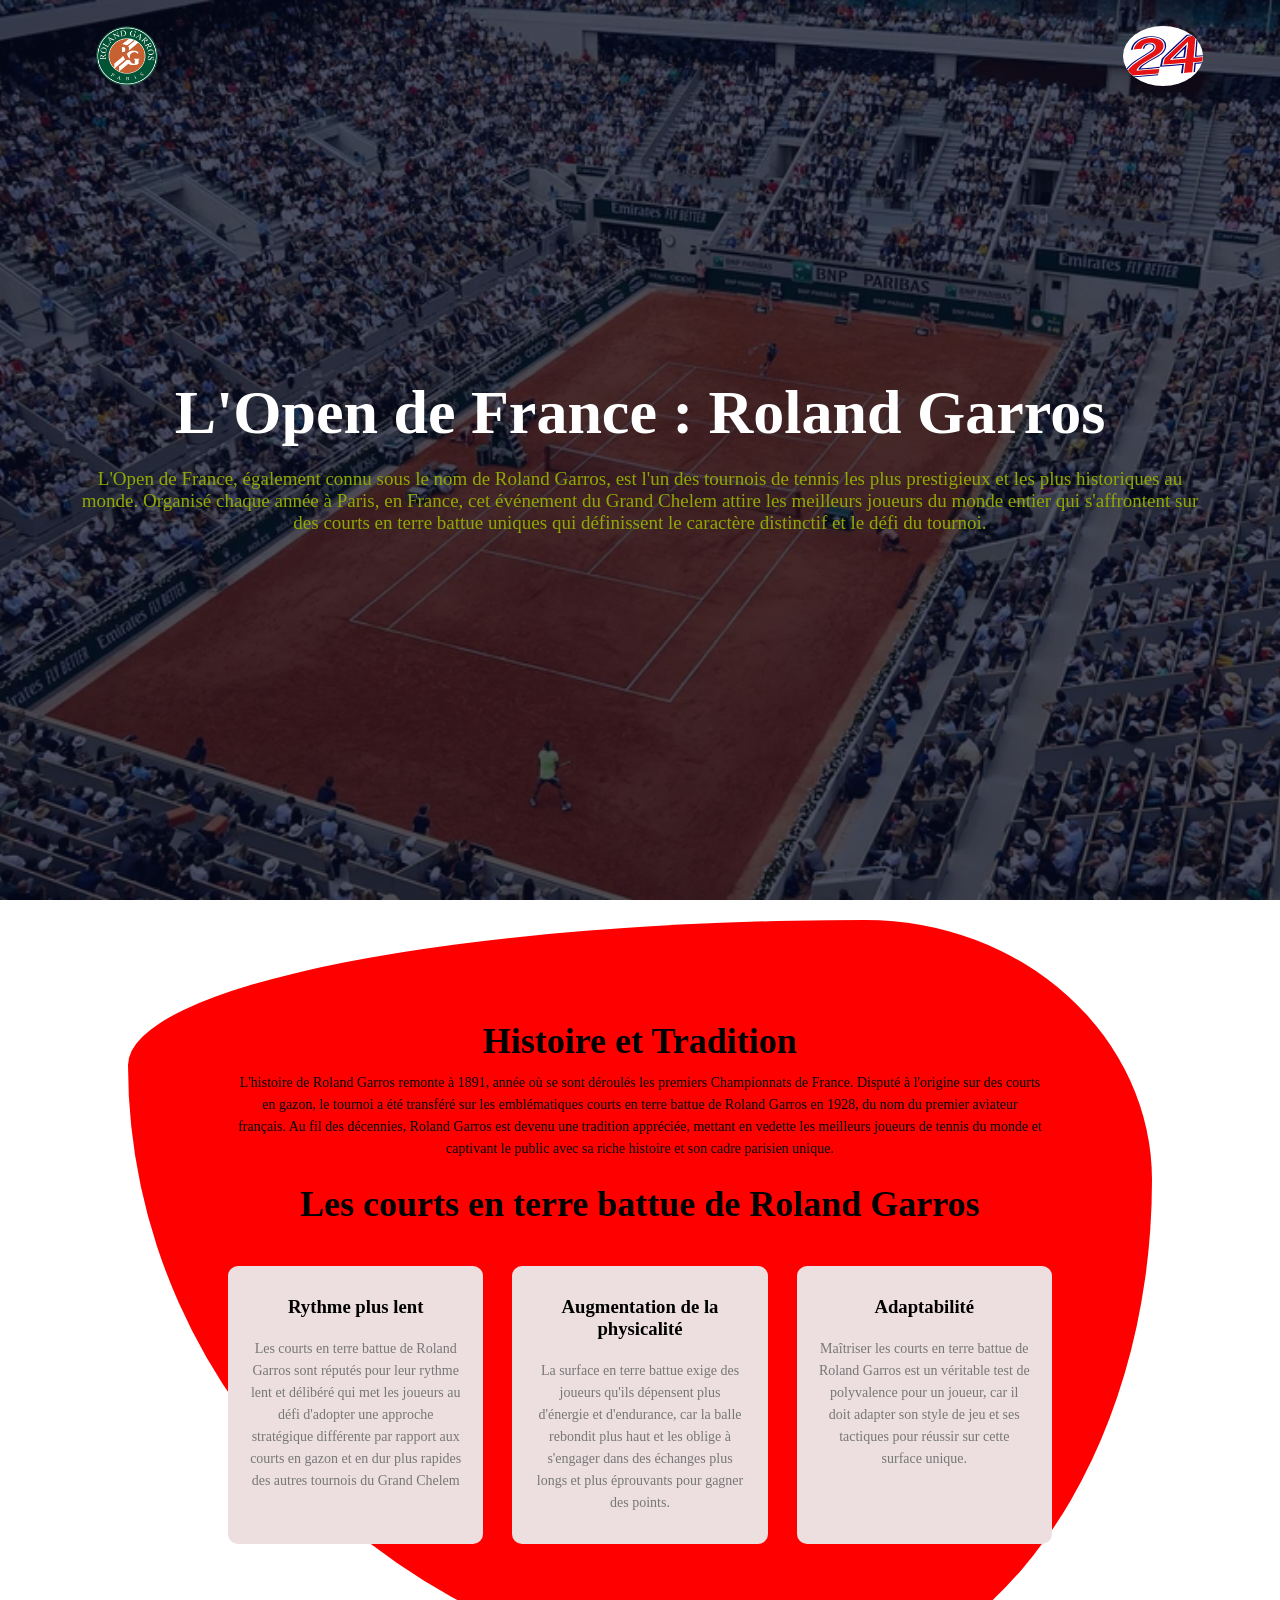
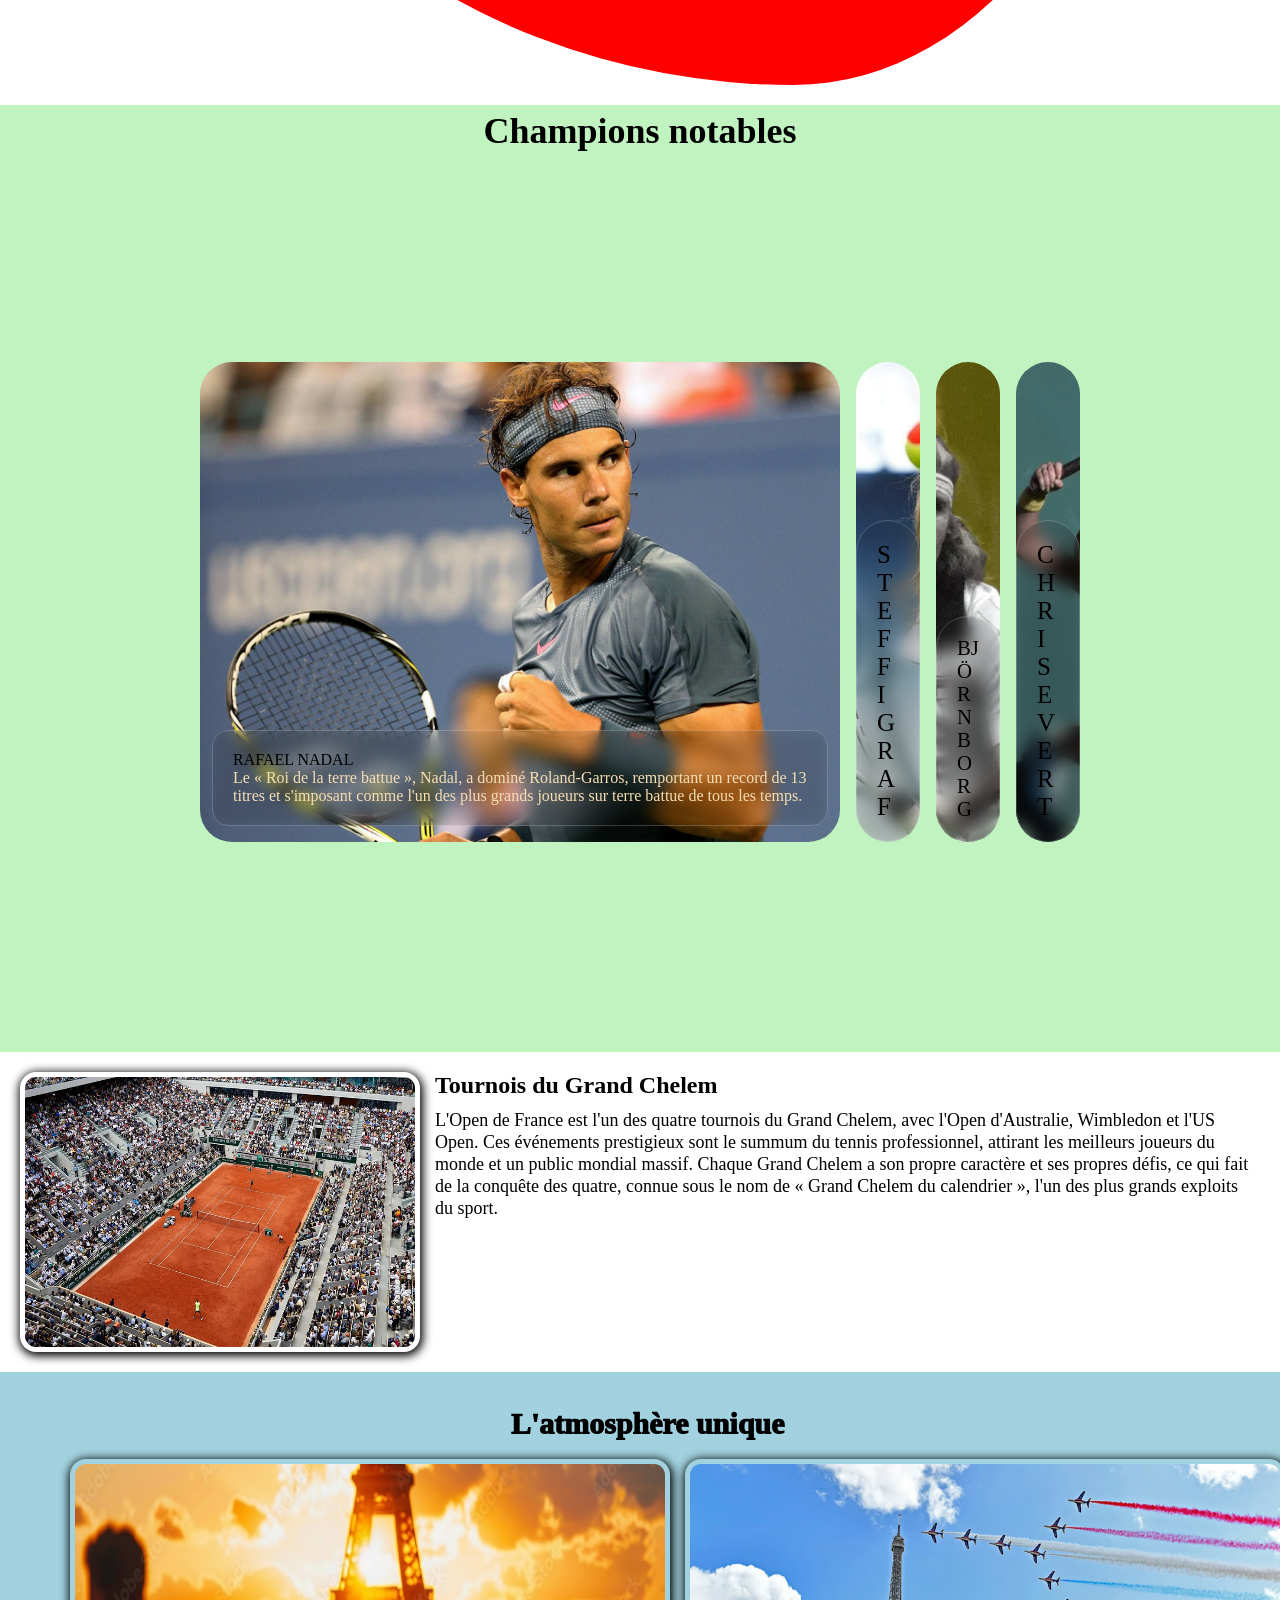
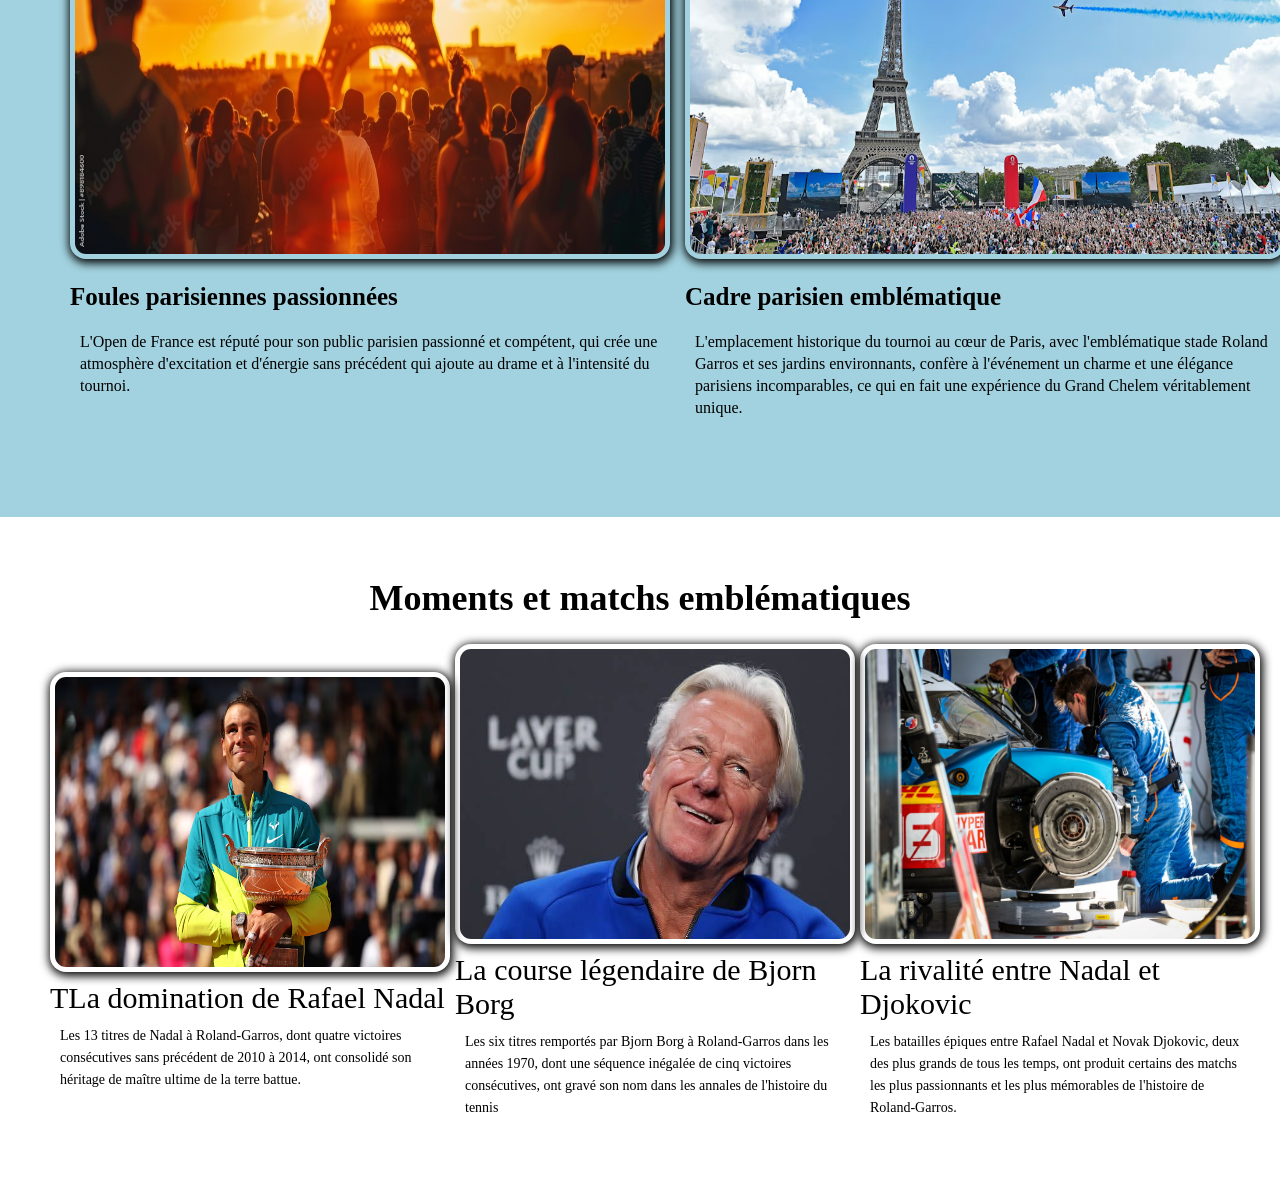
<file: index.html>
<!DOCTYPE html>
<html lang="en">
<head>
    <meta charset="UTF-8">
    <meta name="viewport" content="width=device-width, initial-scale=1.0">
    <title>ro</title>
    <link rel="stylesheet" href="style.css">
    <link rel="preconnect" href="https://fonts.googleapis.com">
    <link rel="stylesheet" href="footer.css">
</head>
<body>
    <section class="header">
        <nav>
            <a href="index.html"><img src="img/626691542c88722059d586f3.png"></a>
            <a href="leman.html"><img src="img/le-mans-24.svg" class="im-logo" style="background-color: white; border-radius: 50%; width: 80px;"></a>
        </nav>
        <div class="text-box" style="margin-top: 30px;">
            <h1>L'Open de France : Roland Garros</h1>
            <p style="font-size: 19px; color: #90a805;">L'Open de France, également connu sous le nom de Roland Garros, est l'un des tournois de tennis les plus
                prestigieux et les plus historiques au monde. Organisé chaque année à Paris, en France, cet événement du
                Grand Chelem attire les meilleurs joueurs du monde entier qui s'affrontent sur des courts en terre battue
                uniques qui définissent le caractère distinctif et le défi du tournoi.
            </p>
        </div>
    </section>
    <section class="history" style="border-radius:  72% 28% 35% 65% / 19% 34% 66% 81%  ; 
    background-color: red; margin-top: 20px;">
        <h1>Histoire et Tradition</h1>
        <p style="color: black;">L'histoire de Roland Garros remonte à 1891, année où se sont déroulés les premiers Championnats de
            France. Disputé à l'origine sur des courts en gazon, le tournoi a été transféré sur les emblématiques
            courts en terre battue de Roland Garros en 1928, du nom du premier aviateur français. Au fil des
            décennies, Roland Garros est devenu une tradition appréciée, mettant en vedette les meilleurs joueurs
            de tennis du monde et captivant le public avec sa riche histoire et son cadre parisien unique.</p>
            <h1 style="padding-top: 13px;">Les courts en terre battue de Roland Garros
            </h1>

        <div class="ts">
            <div class="his-col">
                <h3>Rythme plus lent</h3>
                <p>Les courts en terre battue de Roland Garros sont réputés pour leur rythme lent et délibéré qui met les joueurs au
                    défi d'adopter une approche stratégique différente par rapport aux courts en gazon et en dur plus rapides des
                    autres tournois du Grand Chelem</p>
            </div>
            <div class="his-col">
                <h3>Augmentation de la physicalité</h3>
                <p>La surface en terre battue exige des joueurs qu'ils dépensent plus d'énergie et d'endurance, car la balle rebondit plus haut
                    et les oblige à s'engager dans des échanges plus longs et plus éprouvants pour gagner des points.
                    </p>
            </div>
            <div class="his-col">
                <h3>Adaptabilité</h3>
                <p>Maîtriser les courts en terre battue de Roland Garros est un véritable test de polyvalence pour un joueur, car il
                    doit adapter son style de jeu et ses tactiques pour réussir sur cette surface unique.</p>
            </div>
        </div>
    </section>
    <section class="pla" style="background-color: #c0f3c0;">
        <h1>Champions notables</h1>
        <div id="gallery">   
        <div class="img-card active">
            <img src="img/wallpaperflare.com_wallpaper.jpg">
            <label>
                <h4 style="color: black;">Rafael Nadal</h5>
                <span style="color: wheat;">Le « Roi de la terre battue », Nadal, a dominé Roland-Garros, remportant un record de 13 titres et
                    s'imposant comme l'un des plus grands joueurs sur terre battue de tous les temps.</span>
            </label>
        </div>
        <div class="img-card" style="transition: 1s;">
            <img src="img/steffi-graf-with-ball-in-front-5r7b3bvncp0o6pib.jpg.webp">
            <label>
                <h4 style="color: black;">Steffi Graf</h4>
                <span style="color: wheat;">La légende allemande a remporté un nombre impressionnant de 6 titres à Roland-Garros, consolidant ainsi son
                    statut de l'une des joueuses les plus dominantes de l'histoire du sport.</span>
            </label>
        </div>
        <div class="img-card">
            <img src="img/world-s-top-ranked-tennis-player-bjorn-borg-bck9mcfwlv9oaudu.jpg.webp">
            <label>
                <h5 style="color: black;">Björn Borg</h5>
                <span style="color: wheat;">L'icône suédoise a remporté un nombre sans précédent de 6 titres à Roland-Garros dans les années 1970,
                    captivant le public avec son jeu gracieux et puissant sur les courts en terre battue.
                </span>
            </label>
        </div>
        <div class="img-card">
            <img src="img/chris-evert-looking-up-to-hit-3qr0os21kvzd2uvr.jpg.webp">
            <label>
                <h4 style="color: black;">Chris Evert</h4>
                <span style="color: wheat;">La légende américaine a régné en maître sur terre battue, remportant un record de 7 titres à Roland-Garros et
                    s'imposant comme l'une des plus grandes joueuses de tous les temps du jeu.
                </span>
            </label>
        </div>
    </div>
    </section>
    <section class="tour" style="margin-right: 15px;">
        <div class="container">
            <img class="course-img" src="img/french-open-tennis-stadium-vxksieojtgqolycr.jpg">
			<div class="co-container">
                    <h2 style="font-weight: 600;">Tournois du Grand Chelem</h2>
                    <p style="font-size: 18px; color: black;">L'Open de France est l'un des quatre tournois du Grand Chelem, avec l'Open d'Australie,
                        Wimbledon et l'US Open. Ces événements prestigieux sont le summum du tennis professionnel,
                        attirant les meilleurs joueurs du monde et un public mondial massif. Chaque Grand Chelem a
                        son propre caractère et ses propres défis, ce qui fait de la conquête des quatre, connue sous le
                        nom de « Grand Chelem du calendrier », l'un des plus grands exploits du sport.
                    </p>
			</div>
		</div>
    </section>
    <div style="background-color: #A2D2DF;">
        <section id="atm">
            <div class="hed">
                <h2 style="text-align: center; font-weight: 1000; font-size: 30px; margin-bottom: 10px;" >L'atmosphère unique</h2>
                <div class="fl">
                    <div class="hed-sub">
                        <img src="img/AdobeStock_898184600_Preview.jpeg">
                       <h3 style="text-align: left; font-weight: 800; font-size: 25px;">Foules parisiennes passionnées</h3>
                       <p style="text-align: left; font-size: 16px; color: black;">L'Open de France est réputé pour son public parisien passionné et compétent, qui crée
                        une atmosphère d'excitation et d'énergie sans précédent qui ajoute au drame et à
                        l'intensité du tournoi.</p>
                    </div>
                    <div class="hed-sub">
                        <img src="img/jyw314nxp9qhjtk135c2.avif">
                        <h3 style="text-align: left; font-weight: 800; font-size: 25px;">Cadre parisien emblématique</h3>
                        <p style="text-align: left; color: black; font-size: 16px;">L'emplacement historique du tournoi au cœur de Paris, avec l'emblématique stade Roland Garros et ses
                            jardins environnants, confère à l'événement un charme et une élégance parisiens incomparables, ce qui en
                            fait une expérience du Grand Chelem véritablement unique.
                            </p>
                    </div>
            </div>
            </div>
    
        </section>
        <br>
        <div style="background-color: white; margin-top: 15px; padding-top: 10px;">
        <section class="food" style="background-color: white;">
            <div class="container mt-5">
                <h1 style="text-align: center; margin-top: 10px; margin-bottom: 10px;">Moments et matchs emblématiques
                </h1>
            <div class="food-co mt-5" style="margin-top: 15px; padding-top: 10px;" >
                <div>
                    <img src="img/qlth3ynpyvpkhzchc4vh.avif" class="fdim">
                    <div>
                        <h2 class="food-t">TLa domination de Rafael Nadal</h2>
                        <p style="color: black;">Les 13 titres de Nadal à Roland-Garros, dont quatre victoires consécutives sans
                            précédent de 2010 à 2014, ont consolidé son héritage de maître ultime de la terre
                            battue.                            
                            </p>
                    </div>
                </div>
                <div>
                    <img src="img/4e953-17041983404041-1920.jpg" class="fdim">
                    <div>
                        <h2 class="food-t">La course légendaire de Bjorn Borg</h2>
                        <p style="color: black;">Les six titres remportés par Bjorn Borg à Roland-Garros dans les années 1970, dont une séquence inégalée de
                            cinq victoires consécutives, ont gravé son nom dans les annales de l'histoire du tennis</p>
                    </div>
                </div>
                <div>
                    <img class="fdim" src="img/r-dam_1414063.jpg">
                    <div>
                        <h2 class="food-t">La rivalité entre Nadal et Djokovic
                        </h2>
                        <p style="color: black;">Les batailles épiques entre Rafael Nadal et Novak Djokovic, deux des plus grands de tous les temps, ont
                            produit certains des matchs les plus passionnants et les plus mémorables de l'histoire de Roland-Garros.</p>
                    </div>
                </div>
            </div>
                </div>
        </section>
    </div>
    <script>
        imgCard = document.querySelectorAll(".img-card");

imgCard.forEach(element => {
    element.addEventListener("click", function(e) {

        imgCard.forEach(el => {
            el.classList.remove("active");
        });
        element.classList.add("active");
    })
});s
    </script>
</body>
</html>
</file>
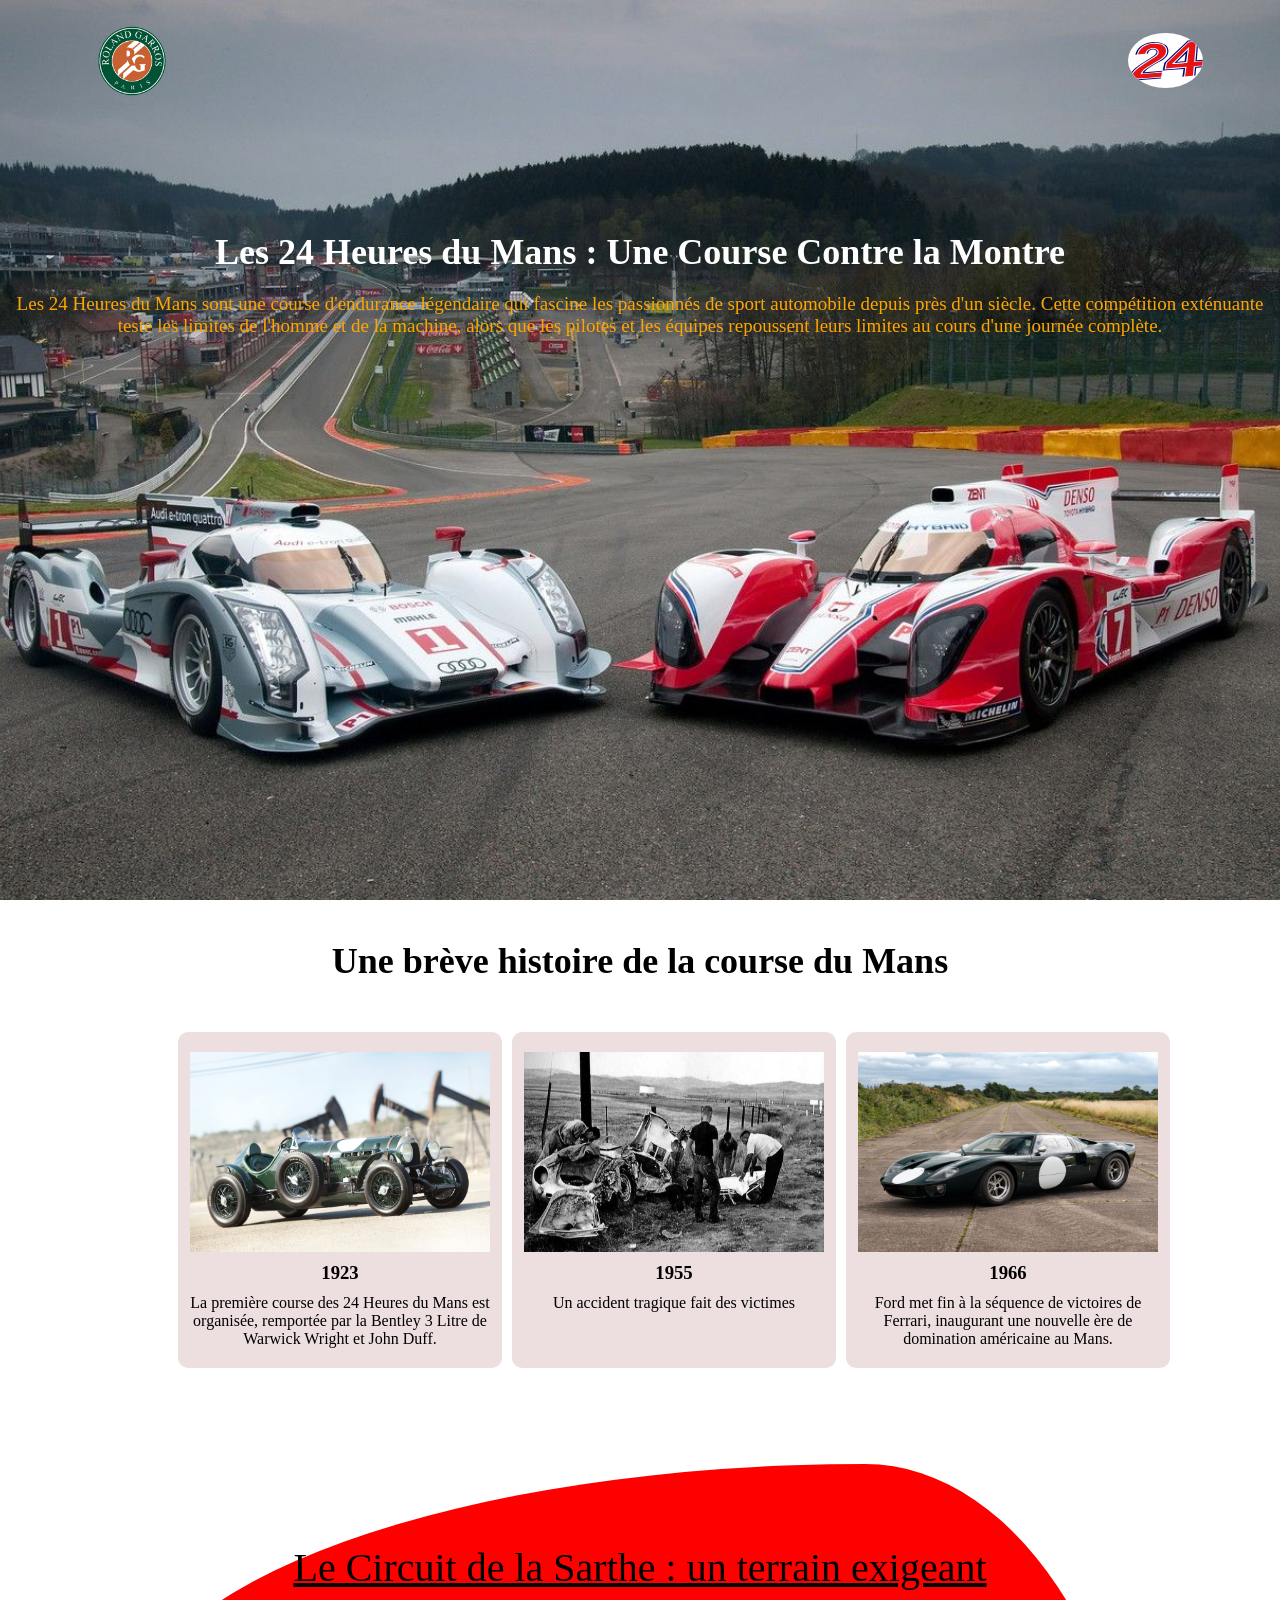
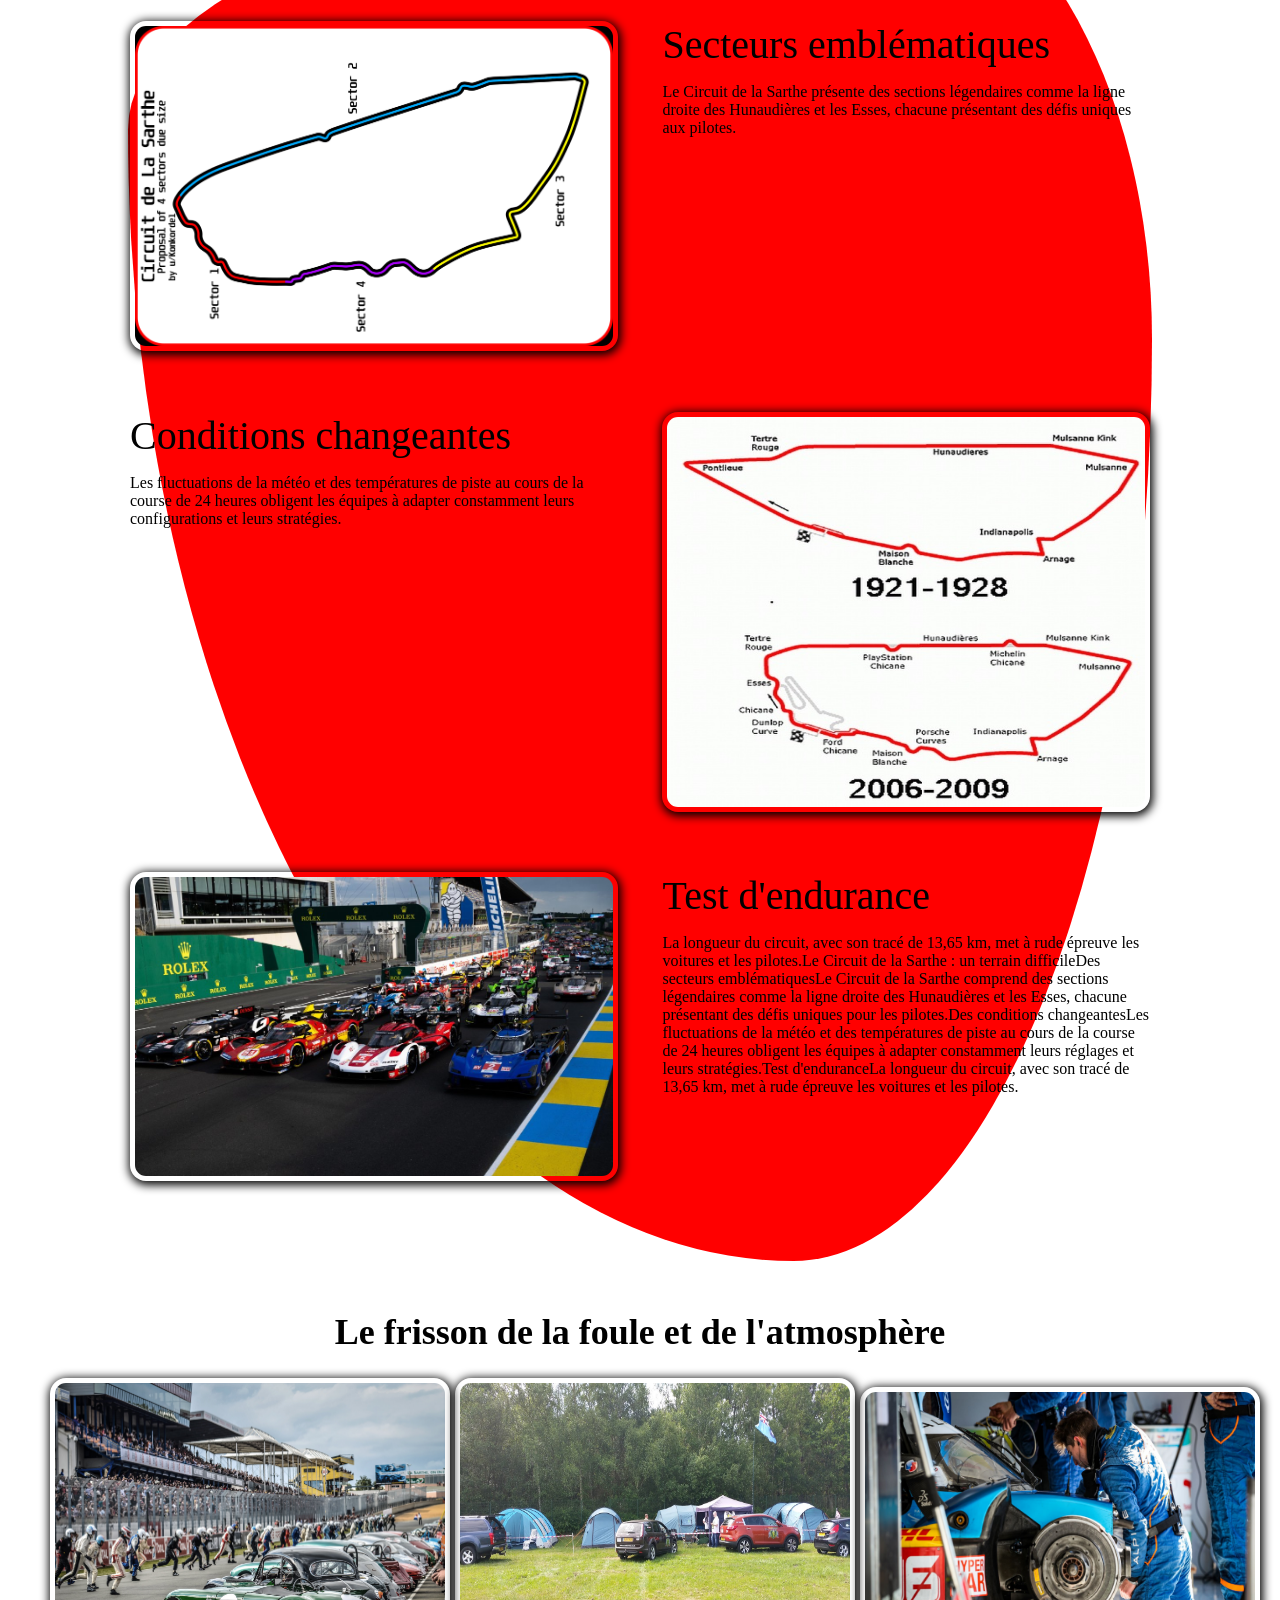
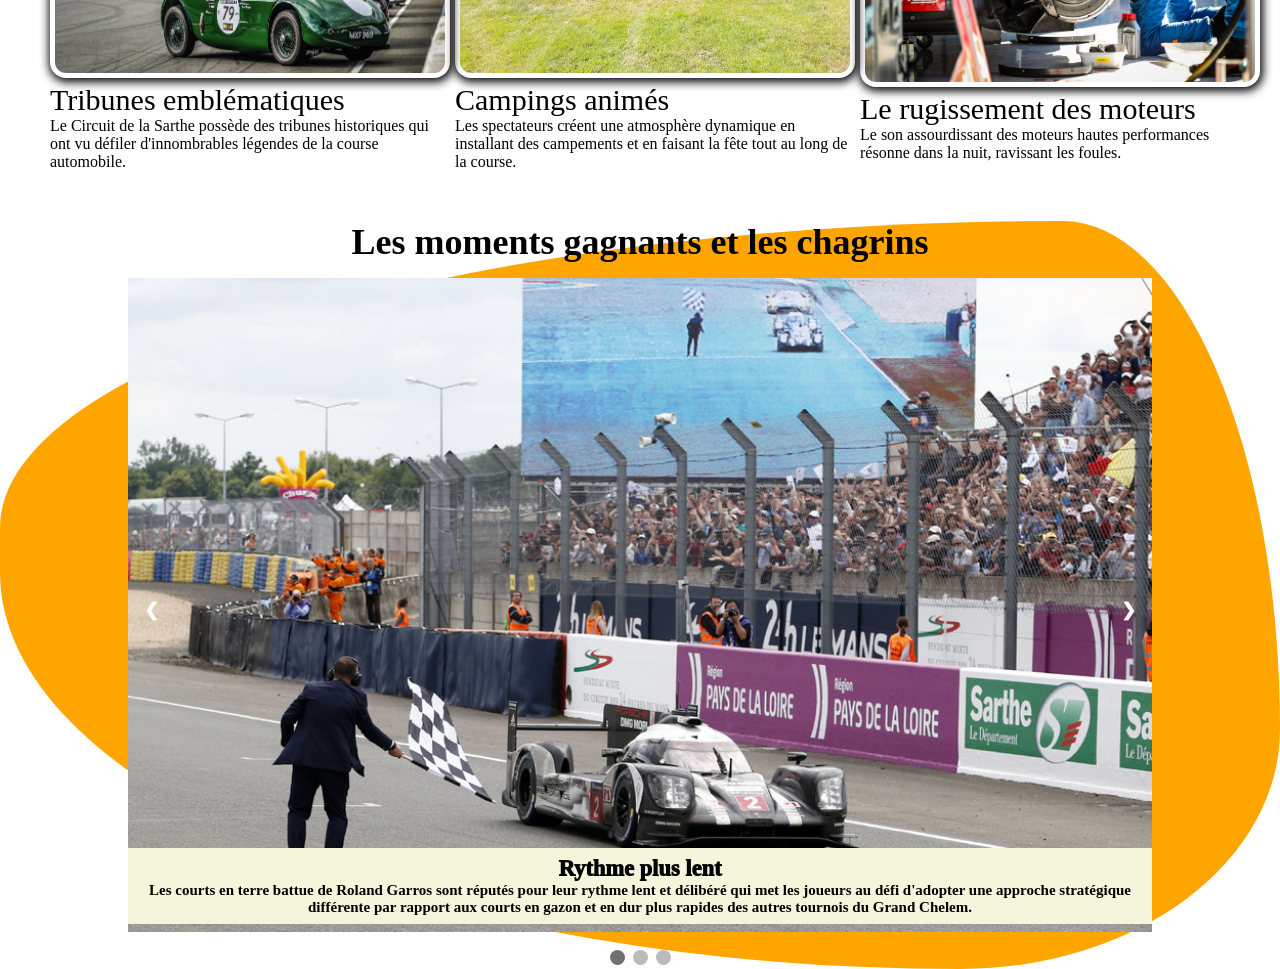
<file: leman.html>
<!DOCTYPE html>
<html lang="en">
<head>
    <meta charset="UTF-8">
    <meta name="viewport" content="width=device-width, initial-scale=1.0">
    <title>lemans</title>
    <link rel="stylesheet" href="leman.css">
    <link rel="preconnect" href="https://fonts.googleapis.com">
</head>
<body>
    <section class="header-car" style="margin-bottom: 40px; font-family: 'Segoe UI', Tahoma, Geneva, Verdana, sans-serif;">
        <nav>
            <a href="index.html"><img src="img/626691542c88722059d586f3.png"></a>
            <a href="leman.html"><img src="img/le-mans-24.svg" class="im-logo" style="background-color: white; border-radius: 50%; width: 75px; height: 55px;"></a>
        </nav>
        <div class="text-car" style="margin-top: 110px; font-size: 24px; font-weight: 600;">
            <h1 style="color: white; font-weight: 600; text-align: center;">Les 24 Heures du Mans : Une Course Contre la Montre
            </h1>
            <p style="font-size: 19px; color: orange; padding-top: 20px; text-align: center;">Les 24 Heures du Mans sont une course d'endurance légendaire qui
                fascine les passionnés de sport automobile depuis près d'un siècle. Cette
                compétition exténuante teste les limites de l'homme et de la machine,
                alors que les pilotes et les équipes repoussent leurs limites au cours
                d'une journée complète.
            </p>
        </div>
    </section>
    <h1 style="text-align: center;">Une brève histoire de la course du Mans</h1>
    <section class="history">
        <div class="ts">
            <div class="his-col">
                <img src="img/353168.jpg">
                <h3>1923</h3>
                <p>La première course des 24 Heures du Mans est organisée, remportée par la
                    Bentley 3 Litre de Warwick Wright et John Duff.
                    </p>
            </div>
            <div class="his-col">
                <img src="img/b1 dean scene.jpeg" alt="">
                <h3>1955</h3>
                <p>Un accident tragique fait des victimes
                    </p>
            </div>
            <div class="his-col">
                <img src="img/mwh9ac5h6os9hb2x6nho56lmreiv.jpeg" alt="">
                <h3>1966</h3>
                <p>Ford met fin à la séquence de victoires de Ferrari, inaugurant une nouvelle ère
                    de domination américaine au Mans.
                    </p>
            </div>
        </div>
    </section>
    <section class="about-us" id="atm">
        <h1 style="text-align: center; font-size: 40px; font-weight: 400; text-decoration: underline;">Le Circuit de la Sarthe : un terrain exigeant</h1>
        <div class="ts">
            <div class="about-col">
                <img src="img/should-larger-circuits-have-more-than-three-sectors-due-to-v0-sl99nvkgrpk91~2.png" alt="">
            </div>
            <div class="about-col">
                <h2>Secteurs emblématiques</h2>
                <p>Le Circuit de la Sarthe présente des sections légendaires comme la
                    ligne droite des Hunaudières et les Esses, chacune présentant des défis
                    uniques aux pilotes.</p>
            </div>
        </div>
        <div class="cha">
            <div class="about-col">
                <h2>Conditions changeantes
                </h2>
                <p>Les fluctuations de la météo et des températures de piste au cours de la course de 24
                    heures obligent les équipes à adapter constamment leurs configurations et leurs
                    stratégies.
                    </p>
            </div>
            <div class="about-col">
                <img style="height: 400px;" src="img/le_mans.jpg" alt="">
            </div>
        </div>
        <div class="ts">
            <div class="about-col">
                <img src="img/IMG-20241105-WA0014.jpg" alt="">
            </div>
            <div class="about-col">
                <h2>Test d'endurance
                </h2>
                <p>La longueur du circuit, avec son tracé de 13,65 km, met à rude épreuve les
                    voitures et les pilotes.Le Circuit de la Sarthe : un terrain difficileDes secteurs
                    emblématiquesLe Circuit de la Sarthe comprend des sections légendaires
                    comme la ligne droite des Hunaudières et les Esses, chacune présentant des
                    défis uniques pour les pilotes.Des conditions changeantesLes fluctuations de
                    la météo et des températures de piste au cours de la course de 24 heures
                    obligent les équipes à adapter constamment leurs réglages et leurs
                    stratégies.Test d'enduranceLa longueur du circuit, avec son tracé de 13,65 km,
                    met à rude épreuve les voitures et les pilotes.</p>
            </div>
        </div>
    </section>
    <section class="food">
		<div class="container mt-5">
			<h1 style="text-align: center; margin-top: 10px; margin-bottom: 8px;">Le frisson de la foule et de l'atmosphère</h1>
		<div class="food-co mt-5" style="margin-top: 15px; padding-top: 10px;" >
			<div>
				<img src="img/1a8d9c4b-8ca9-477e-b172-a605be63f861.jpg" class="fdim">
				<div>
					<h2 class="food-t">Tribunes emblématiques</h2>
					<p>Le Circuit de la Sarthe possède des tribunes historiques qui ont vu défiler
                        d'innombrables légendes de la course automobile.
                        </p>
				</div>
			</div>
			<div>
				<img src="img/bsj2015-06-11+10.16.55.jpg" class="fdim">
				<div>
					<h2 class="food-t">Campings animés</h2>
					<p>Les spectateurs créent une atmosphère dynamique en installant des campements et
                        en faisant la fête tout au long de la course.</p>
				</div>
			</div>
			<div>
				<img class="fdim" src="img/r-dam_1414063.jpg">
				<div>
					<h2 class="food-t">Le rugissement des moteurs
                    </h2>
					<p>Le son assourdissant des moteurs hautes performances
                        résonne dans la nuit, ravissant les foules.</p>
				</div>
			</div>
		</div>
			</div>
    </section>
    <div class="win-img"  style=" background: orange;border-radius: 83% 17% 25% 75% / 41% 68% 32% 53%;">
        <h1 style="text-align: center; margin-top: 5px; margin-bottom: 15px;">Les moments gagnants et les chagrins</h1>
<section>
    <div class="slideshow-container" style="border-radius: 2%;">
        <div class="mySlides fade">
            <div class="numbertext">1 / 3</div>
            <img src="img/M16_2519.jpg" style="width:100%">
            <div class="text" style="background-color: beige;">
                <h2 style="font-weight: 1000;">Rythme plus lent</h2>
                <p style="font-weight: 700;">Les courts en terre battue de Roland Garros sont réputés pour leur rythme lent et délibéré qui met les joueurs au
                    défi d'adopter une approche stratégique différente par rapport aux courts en gazon et en dur plus rapides des
                    autres tournois du Grand Chelem.
                    </p>
            </div>
        </div>
        <div class="mySlides fade">
            <div class="numbertext">2 / 3</div>
            <img src="img/5f66a06e81db0.jpg" style="width:100%">
            <div class="text" style="background-color: beige;">
                <h2 style="font-weight: 1000;">Augmentation de la physicalité</h2>
                <p style="font-weight: 700; background-color: beige">La surface en terre battue exige des joueurs qu'ils dépensent plus d'énergie et d'endurance, car la balle rebondit plus haut
                    et les oblige à s'engager dans des échanges plus longs et plus éprouvants pour gagner des points.
                    </p>
            </div>
        </div>
        <div class="mySlides fade">
            <div class="numbertext">3 / 3</div>
            <img src="img/53000107878_18e506b285_c-1.jpg" style="width:100%">
            <div class="text" style="background-color: beige">
                <h2 style="font-weight: 1000;">Adaptabilité</h2>
                <p style="font-weight: 700;">Maîtriser les courts en terre battue de Roland Garros est un véritable test de polyvalence pour un joueur, car il
                    doit adapter son style de jeu et ses tactiques pour réussir sur cette surface unique.
                    </p>
            </div>
        </div>
        <a class="prev" onclick="plusSlides(-1)">&#10094;</a>
        <a class="next" onclick="plusSlides(1)">&#10095;</a>
    </div>
    <br>
    <div style="text-align:center">
        <span class="dot" onclick="currentSlide(1)"></span>
        <span class="dot" onclick="currentSlide(2)"></span>
        <span class="dot" onclick="currentSlide(3)"></span>
    </div>
</section>
</div>
<script src="script.js"></script>
</body>
</html>
</file>
<file: style.css>
*{
    margin: 0;
    padding: 0;
    font-family: "Itim", cursive;
    font-weight: 400;
    font-style: normal;
    box-sizing: border-box;
      
}

.header{
    min-height: 100vh;
    width: 100%;
    background-image: linear-gradient(rgba(4,9,30,0.7),rgba(4,9,30,0.7)), url(img/french-open-tennis-stadium-vxksieojtgqolycr.jpg);
    background-position: center;
    background-size: cover;
    position: relative;
}
nav img{
    height: 60px;
    width: 100px;
}
nav{
    display: flex;
    padding: 2% 6%;
    justify-content: space-between;
    align-items: center;
}
.nav-linkes{
    flex: 1;
    text-align: right;
}
.nav-linkes ul li {
    list-style: none;
    display: inline-block;
    padding: 8px 12px;
    position: relative;
}
.nav-linkes ul li a{
    color: white;
    text-decoration: none;
    font-size: 15px;
}
.nav-linkes ul li::after{
    content: '';
    width: 0%;
    height: 2px;
    background: #f44336;
    display: block;
    margin: auto;
    transition: 0.5s;
}
.nav-linkes ul li:hover::after{
    width: 100%;
}
.text-box{
    width: 90%;
    color: white;
    position: absolute;
    top: 50%;
    left: 50%;
    transform: translate(-50%,-50%);
    text-align: center;
}
.text-box h1{
    font-size: 62px;
}
.text-box p{
    margin: 10px 0 40px;
    font-size: 14px;
    color: white;
}
.bt{
    display: inline-block;
    text-decoration: none;
    color: white;
    border: 1px solid white;
    padding: 12px 34px;
    font-size: 13px;
    background: transparent;
    position: relative;
    cursor: pointer;
}
.bt:hover{
    border: 1px solid red;
    background: red;
    transition: 1s;
}
nav .fa{
    display: none;
}
.history{
    width: 80%;
    margin: auto;
    text-align: center;
    padding: 100px;
}
h1{
    font-size: 36px;
    font-weight: 600;
}
p{
    color: #777;
    font-size: 14px;
    font-weight: 300;
    line-height: 22px;
    padding: 10px;
}
.ts{
    margin-top: 5%;
    display: flex;
    justify-content: space-between;

}
.his-col{
    flex-basis: 31%;
    background: #EDDFE0;
    border-radius: 10px;
    margin-bottom: 5%;
    padding: 20px 12px;
    box-sizing: border-box;
    transition: 0.5s;
}
h3{
    text-align: center;
    font-weight: 600;
    margin: 10px 0;
}
.his-col:hover{
    box-shadow: 0 0 20px 0px rgba(14, 0, 0, 0.719);
}
#gallery{
    display: flex;
    justify-content: center;
    align-items: center;
    flex-direction: row;
    min-height: 100vh;
    background-color: #c0f3c0;
}

.img-card{
    width: 4rem;
    height: 480px;
    margin: 0.5rem;
    overflow: hidden;
    border-radius: 2rem;
    position: relative;
    cursor: pointer;
    background-color: #24242436;
    transition: all 0.75s ease-in-out;
}
.img-card.active{
    width: 50vw;
}
.img-card:not(.active):hover {
    transform: scale(1.05);
    box-shadow: 0 24px 34px -12px #10101094;
}
.img-card img{
    width: 100%;
    height: 100%;
    object-fit: cover;
}

.img-card label{
    padding: 1.25rem;
    border: 1px solid #fff3;
    border-radius: 2rem;
    position: absolute;
    bottom: 0;
    left: 0;
    right: 0;
    z-index: 2;
    color: white;
    backdrop-filter: blur(8px) brightness(85%);
    -webkit-backdrop-filter: blur(8px) brightness(85%);
    font-size: 25px;
    font-weight: 600;
    word-break: break-all;
    text-transform: uppercase;
}

.img-card.active label{
    font-size: 1rem;
    bottom: 1rem;
    left: 0.75rem;
    right: 0.75rem;
    border-radius: 16px;
}
.img-card label span {
    display: block;
    font-size: 0rem;
    text-transform: none;
    padding-top: 0.5;
    font-weight: 400;
}
.img-card.active label span {
    font-size: 1rem;
}
.pla h1{
    text-align: center;
    margin-top: 20px;
    padding-top: 5px ;
}
.tour{
    
	margin: 20px;
	display: flex;
	gap: 5px;
	flex-direction: row;
	justify-content: center;
	align-items: center;
}
.course-img {
	height: 280px;
	width: 400px;
	padding: 5px;
	border-radius: 1rem;
	box-shadow: 1px 2px 10px 2px black;
    float: left;
    margin-right: 15px;
}
#atm{
    
    margin: 12px;
    padding: 35px;
    padding-left: 50px;
}
.fl{
    padding: 8px;
    display: flex;
    gap: 15px;
    flex-direction: row;
}
.hed-sub img{
    margin-bottom: 10px;
    height: 400px;
    width: 600px;
    padding: 5px;
	border-radius: 1rem;
	box-shadow: 1px 2px 10px 2px black;
}

@media(max-width: 700px){
    .text-box h1{
        font-size: 20px;
    }
    .img-card img{
        width: 100%;
        height: 100%;
        object-fit: cover;
    }
    .ts{
        flex-direction: column;
    }
    .container {
        width: 100vw;
    }
    .course-img {
        height: 200px;
        width: 250px;
        padding: 5px;
        border-radius: 1rem;
        box-shadow: 1px 2px 10px 2px black;
        float: left;
        margin-right: 15px;
    }
    .fl{
        padding: 8px;
        display: flex;
        gap: 15px;
        flex-direction: column;
    }
    .hed-sub img{
        margin-bottom: 10px;
        height: 170px;
        width: 300px;
        padding: 5px;
        border-radius: 1rem;
        box-shadow: 1px 2px 10px 2px black;
    }
    nav .fa{
        display: block;
        color: white;
        margin: 10px;
        font-size: 22px;
        cursor: pointer;
    }
}
</file>
<file: footer.css>
.food{
    margin: 50px;
}
.food-co{
	margin-top: 15px;
	display: flex;
	gap: 5px;
	flex-direction: row;
	justify-content: space-between;
	align-items: center;
}
.fdim{
	height: 300px;
	width: 400px;
	padding: 5px;
	border-radius: 1rem;
	box-shadow: 1px 2px 10px 2px black;
}
.food-t{
	margin-top: 5px;
    font-size: 30px;
}
.food-t > p{
	margin-top: 2px;
}
#vict{
    margin: 50px;
    padding: auto;
}
</file>
<file: leman.css>
*{
    margin: 0;
    padding: 0;
    font-family: "Itim", cursive;
    font-weight: 400;
    font-style: normal;
    box-sizing: border-box;
      
}
h1{
    font-size: 36px;
    font-weight: 600;
}
.header-car{
    min-height: 100vh;
    width: 100%;
    background-image: url(img/wp8344297-24-hours-of-le-mans-wallpapers.jpg);
    background-position: center;
    background-size: cover;
    position: relative;
    animation-name: myani;
    animation-duration: 16.5s;
    transition: 0.5s;
    animation-timing-function: linear;
    animation-iteration-count: infinite;
}
@keyframes myani {
    0%{background-image: url(img/wp8344297-24-hours-of-le-mans-wallpapers.jpg);}
    55%{background-image: url(img/6720baeb75b5c.jpg);}
    95%{background-image: url(img/666dc17da057c.jpg);}
}
nav img{
    height: 70px;
    width: 110px;
}
nav{
    display: flex;
    padding: 2% 6%;
    justify-content: space-between;
    align-items: center;
}
.history{
    width: 80%;
    margin: auto;
    text-align: center;
    padding: 50px;
}
.ts{
    gap: 10px;
    display: flex;
    justify-content: space-between;
}
.his-col{
    flex-basis: 31%;
    background: #EDDFE0;
    border-radius: 10px;
    margin-bottom: 5%;
    padding: 20px 12px;
    box-sizing: border-box;
    transition: 0.5s;
}
h3{
    text-align: center;
    font-weight: 600;
    margin: 10px 0;
}
.his-col img{
    height: 200px;
    width: 300px;
}
.his-col:hover{
    box-shadow: 0 0 20px 0px rgba(14, 0, 0, 0.719);
}
.about-us{
    width: 80%;
    margin: auto;
    padding-top: 80px;
    padding-bottom: 50px;
}
.about-col{
    flex-basis: 48%;
    padding: 30px 2px;
}
.about-col img{
    width: 100%;
}
.about-col h2{
    padding-top: 0;
}
.about-col p{
    padding: 15px  0 25px;
}
.about-col img{
    padding: 5px;
	border-radius: 1rem;
	box-shadow: 1px 2px 10px 2px black;
}
.about-col h2{
    font-size: 40px;
    font-weight: 300px;
}
.about-col  p{
    font-size: 19x;
    color: black;
}
.cha{
    margin-top: 1px;
    gap: 13px;
    display: flex;
    justify-content: space-between;
}
.text-box{
    width: 90%;
    color: white;
    position: absolute;
    top: 50%;
    left: 50%;
    transform: translate(-50%,-50%);
    text-align: center;
}
.text-box h1{
    font-size: 62px;
}
.text-box p{
    margin: 10px 0 40px;
    font-size: 14px;
    color: white;
}
#atm {
    border-radius:  72% 28% 35% 65% / 19% 34% 66% 81%  ; 
    background-color: red;
}
.food{
    margin: 50px;
}
.food-co{
	margin-top: 15px;
	display: flex;
	gap: 5px;
	flex-direction: row;
	justify-content: space-between;
	align-items: center;
}
.fdim{
	height: 300px;
	width: 400px;
	padding: 5px;
	border-radius: 1rem;
	box-shadow: 1px 2px 10px 2px black;
}
.food-t{
	margin-top: 5px;
    font-size: 30px;
}
.food-t > p{
	margin-top: 2px;
}

.mySlides {
    display: none
}
img {
    vertical-align: middle;
}

.slideshow-container {
  max-width: 80%;
  position: relative;
  margin: auto;
}

.prev, .next {
  cursor: pointer;
  position: absolute;
  top: 50%;
  width: auto;
  padding: 16px;
  margin-top: -22px;
  color: white;
  font-weight: bold;
  font-size: 18px;
  transition: 0.6s ease;
  border-radius: 0 3px 3px 0;
  user-select: none;
}
.next {
  right: 0;
  border-radius: 3px 0 0 3px;
}
.prev:hover, .next:hover {
  background-color: rgba(0,0,0,0.8);
}

.text {
  color: #f2f2f2;
  font-size: 15px;
  padding: 8px 12px;
  position: absolute;
  bottom: 8px;
  width: 100%;
  text-align: center;
}

.numbertext {
  color: #f2f2f2;
  font-size: 12px;
  padding: 8px 12px;
  position: absolute;
  top: 0;
}

.dot {
  cursor: pointer;
  height: 15px;
  width: 15px;
  margin: 0 2px;
  background-color: #bbb;
  border-radius: 50%;
  display: inline-block;
  transition: background-color 0.6s ease;
}
.active, .dot:hover {
  background-color: #717171;
}
.fade {
  -webkit-animation-name: fade;
  -webkit-animation-duration: 1.5s;
  animation-name: fade;
  animation-duration: 1.5s;
}
@-webkit-keyframes fade {
  from {opacity: .4} 
  to {opacity: 1}
}
@keyframes fade {
  from {opacity: .4} 
  to {opacity: 1}
}
.text{
    color: black;
}
@media only screen and (max-width: 300px) {
  .prev, .next,.text {font-size: 11px}
.dot{
 height: 10px;
  width: 10px;
}
}
@media only screen and (max-width: 600px) {
  .prev, .next,.text {font-size: 14px}
}
</file>
